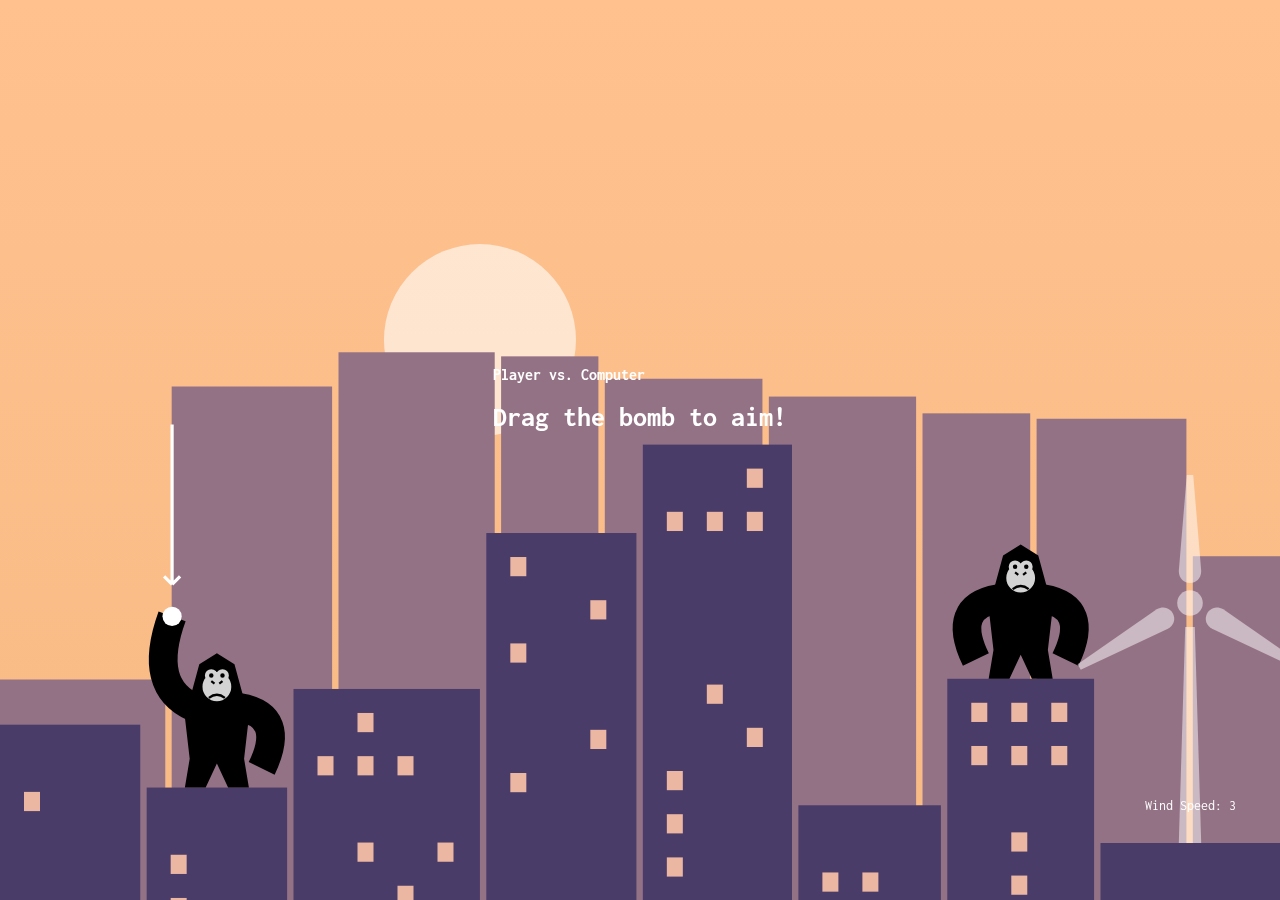
<file: gorillas/index.html>
<!DOCTYPE html>
<html lang="en">
  <head>
    <meta charset="utf-8" />
    <title>Gorillas</title>
    <link rel="stylesheet" href="index.css" />
    <script src="index.js" defer></script>
  </head>
  <body>
    <canvas id="game"></canvas>

    <svg width="200" height="250" id="windmill">
      <defs>
        <path id="arm" d="M -7 -20 C -7 -10 7 -10 7 -20 L 2 -80 L -2 -80" />
      </defs>
      <g transform="translate(100, 100)">
        <g id="windmill-head">
          <circle r="8"></circle>
          <use href="#arm" />
          <use href="#arm" transform="rotate(+120)" />
          <use href="#arm" transform="rotate(-120)" />
        </g>
      </g>
      <path
        transform="translate(100, 0)"
        d="M -7 250 L 7 250 L 3 115 L -3 115"
      ></path>
    </svg>

    <div id="wind-info">Wind Speed: <span id="wind-speed">0</span></div>

    <div id="info-left">
      <h3><span class="name">Player</span></h3>
      <p>Angle: <span class="angle">0</span>°</p>
      <p>Velocity: <span class="velocity">0</span></p>
    </div>

    <div id="info-right">
      <h3><span class="name">Computer</span></h3>
      <p>Angle: <span class="angle">0</span>°</p>
      <p>Velocity: <span class="velocity">0</span></p>
    </div>

    <div id="instructions">
      <h3 id="game-mode">Player vs. Computer</h3>
      <h1>Drag the bomb to aim!</h1>
    </div>

    <div id="bomb-grab-area"></div>

    <div id="congratulations">
      <h1><span id="winner">?</span> won!</h1>
      <div class="dropdown">
        <button class="dropbtn">New Game</button>
        <div class="dropdown-content">
          <a href="#" class="single-player">Single Player</a>
          <a href="#" class="two-players">Two-Player</a>
          <a href="#" class="auto-play">Autoplay</a>
        </div>
      </div>
    </div>

    <div id="settings">
      <div class="dropdown">
        <button class="dropbtn">New Game</button>
        <div class="dropdown-content">
          <a href="#" class="single-player">Single Player</a>
          <a href="#" class="two-players">Two-Players</a>
          <a href="#" class="auto-play">Autoplay</a>
        </div>
      </div>

      <button id="color-mode" style="color: black;   margin-right: 60px;">Dark Mode</button>

    <button id="fullscreen" onclick="toggleFullscreen()">
      <svg width="30" height="30">
        <path
          id="enter-fullscreen"
          stroke="white"
          stroke-width="3"
          fill="none"
          d="
            M 10, 2 L 2,2 L 2, 10
            M 20, 2 L 28,2 L 28, 10
            M 28, 20 L 28,28 L 20, 28
            M 10, 28 L 2,28 L 2, 20"
        />
        <path
          id="exit-fullscreen"
          stroke="transparent"
          stroke-width="3"
          fill="none"
          d="
            M 10, 2 L 10,10 L 2, 10
            M 20, 2 L 20,10 L 28, 10
            M 28, 20 L 20,20 L 20, 28
            M 10, 28 L 10,20 L 2, 20"
        />
      </svg>
    </button>
  </body>
</html>
</file>
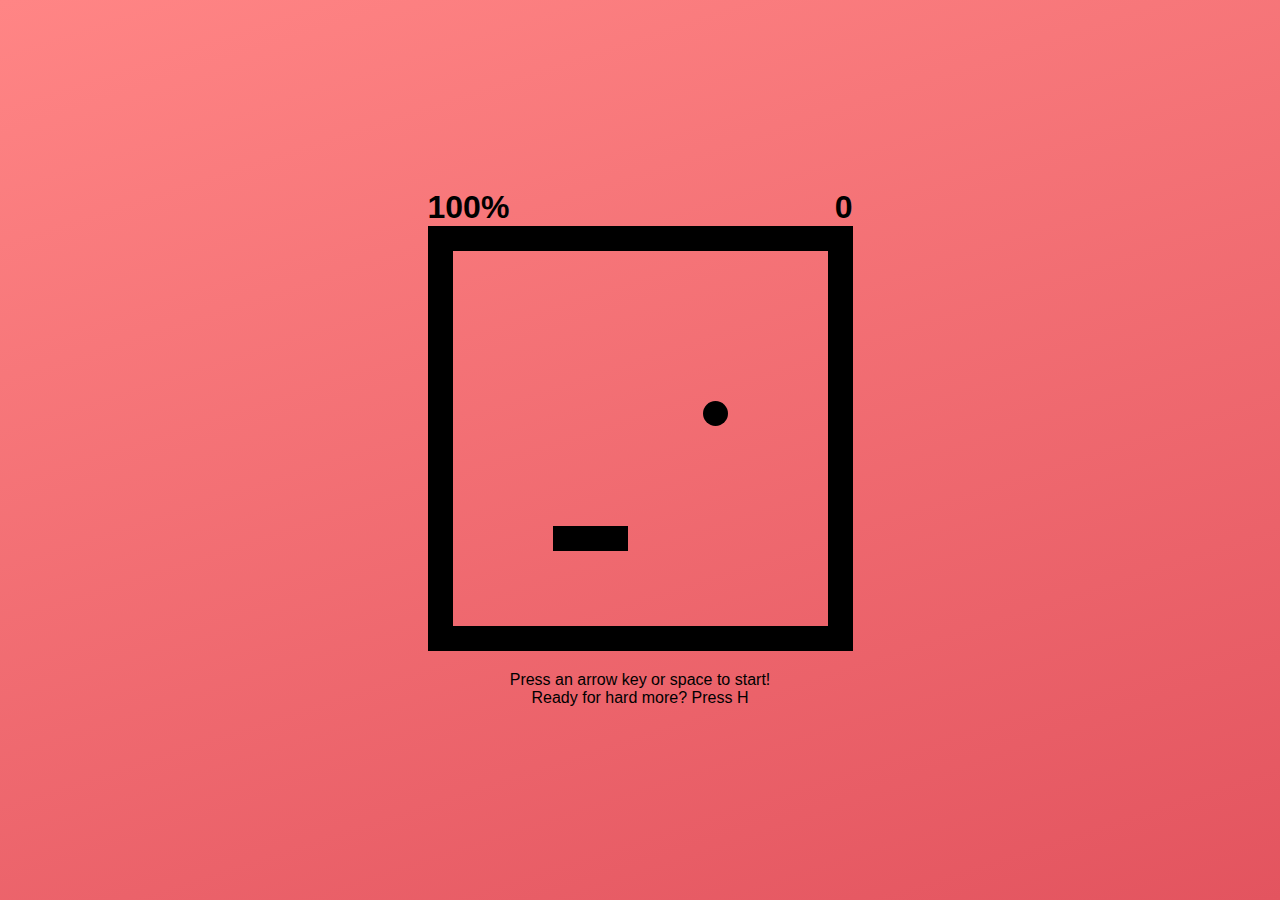
<file: snake/index.html>
<!DOCTYPE html>
<html lang="en">
<head>
  <meta charset="UTF-8">
  <meta name="viewport" content="width=device-width, initial-scale=1.0">
  <title>snake game</title>
  <link rel="stylesheet" href="style.css">
  <script src="index.js" defer></script>
</head>
<body>
<div class="container">
  <header>
    <div class="contrast">100%</div>
    <div class="score">0</div>
  </header>
  <div class="grid"></div>
  <footer>Press an arrow key or space to start!
    <div>Ready for hard more? Press H
  </footer>
</div>
</body>
</html>
</file>
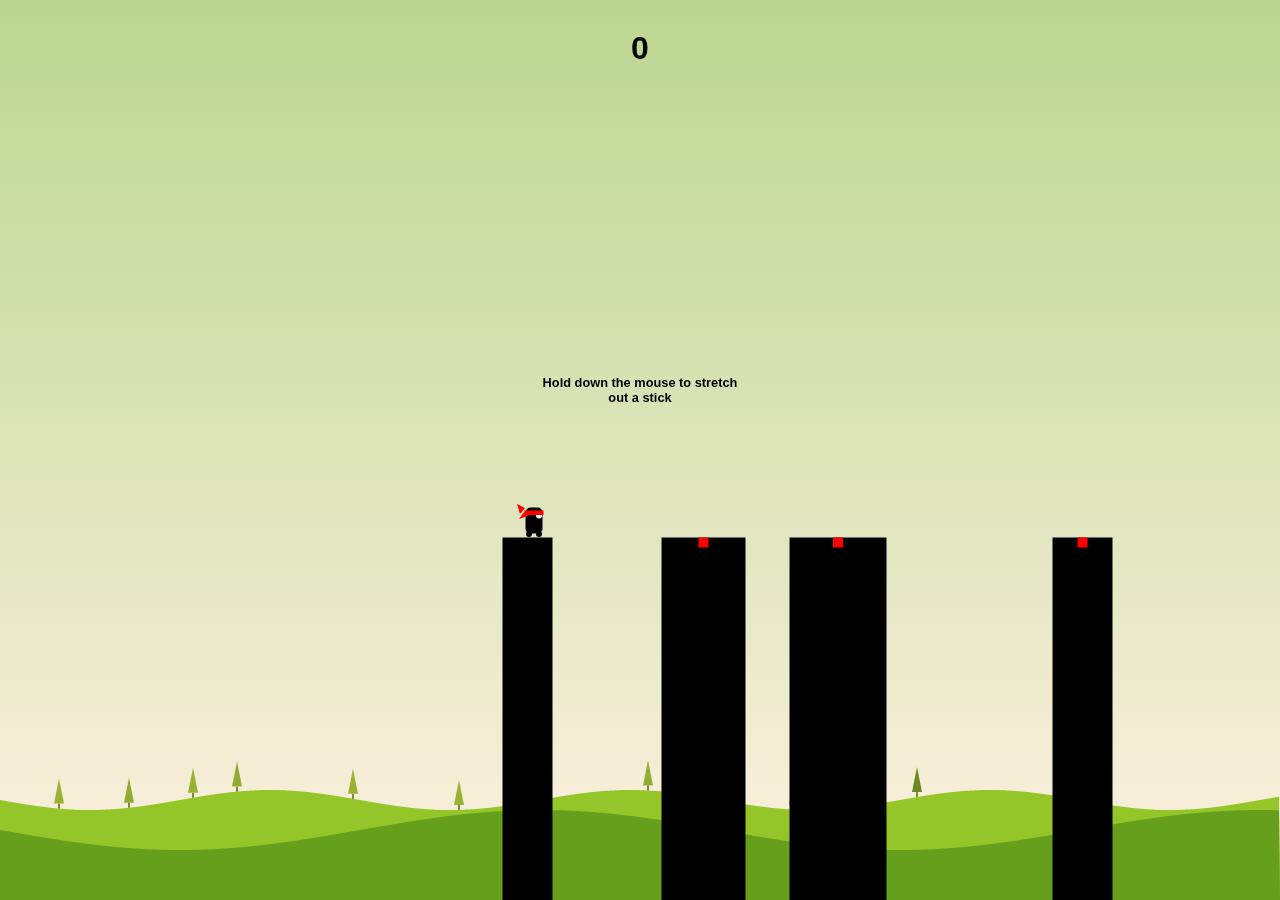
<file: Stick Hero game/index.html>
<!DOCTYPE html>
<html lang="en">
<head>
  <meta charset="UTF-8">
  <meta name="viewport" content="width=device-width, initial-scale=1.0">
  <link rel="stylesheet" href="style.css">
  <title>Stick Hero game</title>
</head>
<body>
  <div class="container">
    <div id="score"></div>
    <canvas id="game" width="375" height="375"></canvas>
    <div id="introduction">Hold down the mouse to stretch out a stick</div>
    <div id="perfect">DOUBLE SCORE</div>
    <button id="restart">RESTART</button>
  </div>
  <script src="script.js"></script>
</body>
</html>
</file>
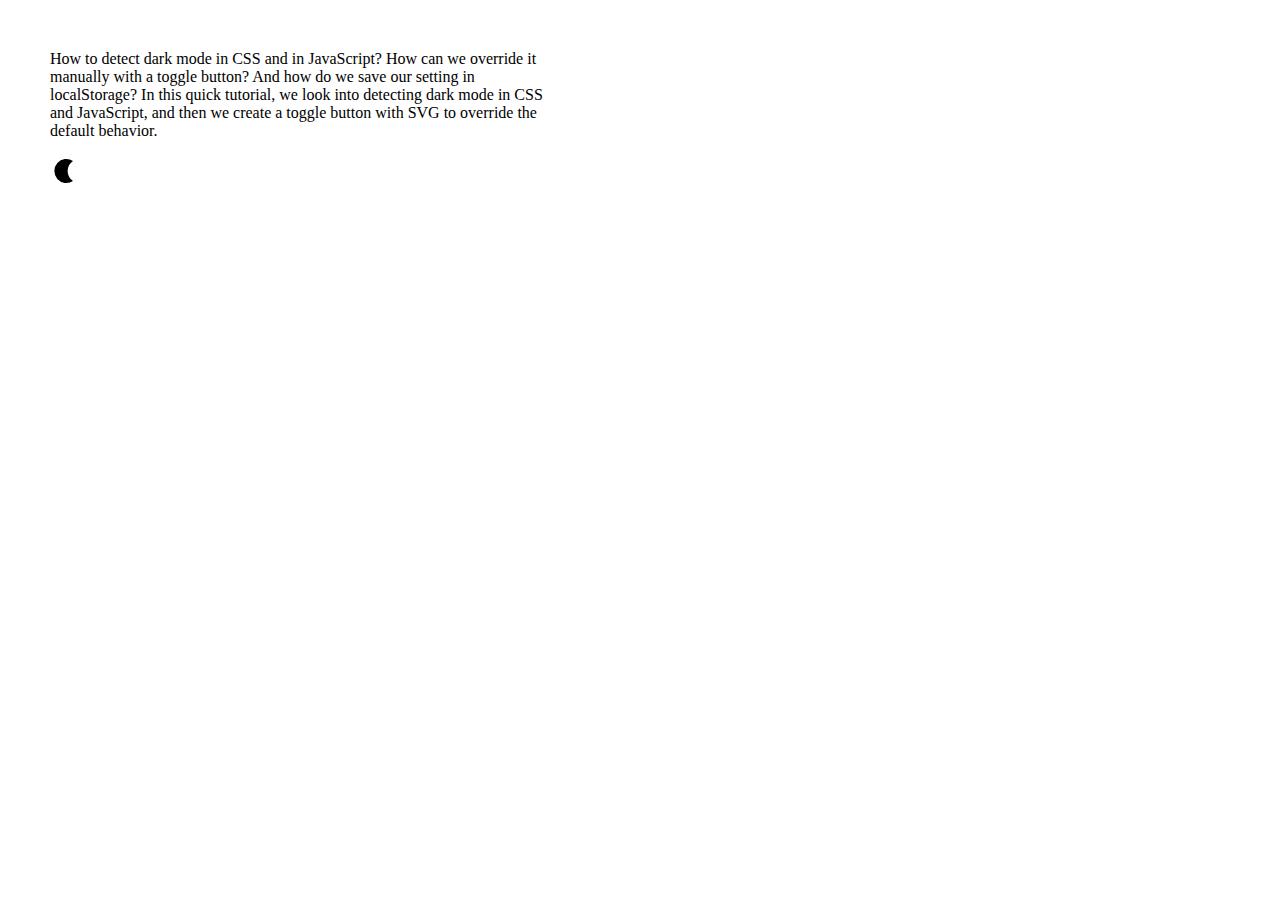
<file: gorillas/dark-mode/index.html>
<!DOCTYPE html>
<html lang="en">
  <head>
    <meta charset="utf-8" />
    <title>Dark Mode</title>
    <link rel="stylesheet" href="index.css" />
    <script src="index.js" defer></script>
  </head>

  <body>
    <p>
      How to detect dark mode in CSS and in JavaScript? How can we override it
      manually with a toggle button? And how do we save our setting in
      localStorage? In this quick tutorial, we look into detecting dark mode in
      CSS and JavaScript, and then we create a toggle button with SVG to
      override the default behavior.
    </p>

    <button onclick="toggleDarkMode()">
      <svg width="30" height="30" id="light-icon">
        <circle cx="15" cy="15" r="6" fill="currentColor" />

        <line
          id="ray"
          stroke="currentColor"
          stroke-width="2"
          stroke-linecap="round"
          x1="15"
          y1="1"
          x2="15"
          y2="4"
        ></line>

        <use href="#ray" transform="rotate(45 15 15)" />
        <use href="#ray" transform="rotate(90 15 15)" />
        <use href="#ray" transform="rotate(135 15 15)" />
        <use href="#ray" transform="rotate(180 15 15)" />
        <use href="#ray" transform="rotate(225 15 15)" />
        <use href="#ray" transform="rotate(270 15 15)" />
        <use href="#ray" transform="rotate(315 15 15)" />
      </svg>
      <svg width="30" height="30" id="dark-icon">
        <path
          fill="currentColor"
          d="
          M 23, 5
          A 12 12 0 1 0 23, 25
          A 12 12 0 0 1 23, 5"
        />
      </svg>
    </button>
  </body>
</html>
</file>
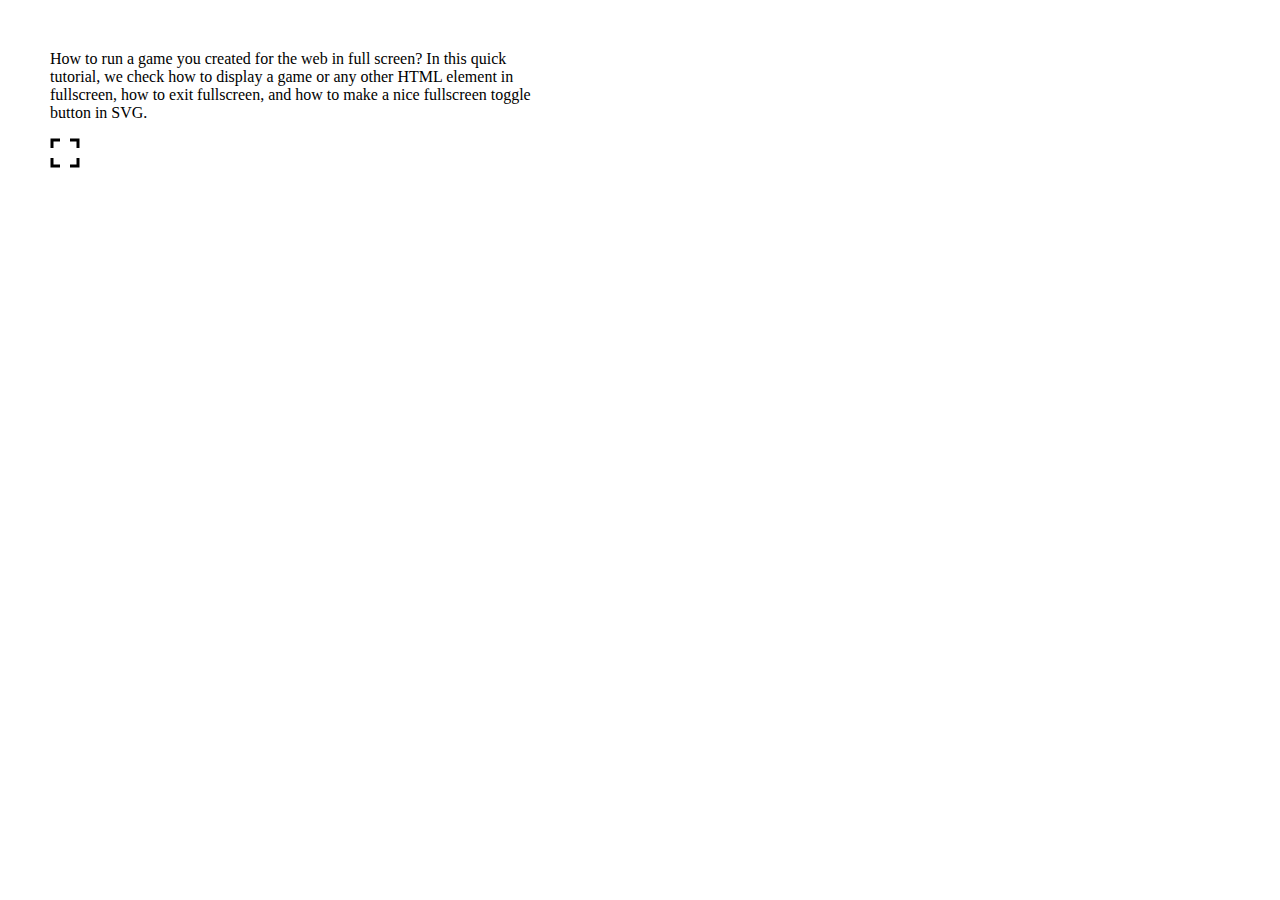
<file: gorillas/fullscreen/index.html>
<!DOCTYPE html>
<html lang="en">
  <head>
    <meta charset="utf-8" />
    <title>Fullscreen</title>
    <link rel="stylesheet" href="index.css" />
    <script src="index.js" defer></script>
  </head>

  <body>
    <p>
      How to run a game you created for the web in full screen? In this quick
      tutorial, we check how to display a game or any other HTML element in
      fullscreen, how to exit fullscreen, and how to make a nice fullscreen
      toggle button in SVG.
    </p>

    <button onclick="toggleFullscreen()">
      <svg width="30" height="30">
        <path
          id="enter-fullscreen"
          stroke="black"
          stroke-width="3"
          fill="none"
          d="
            M 10, 2 L 2,2 L 2, 10
            M 20, 2 L 28,2 L 28, 10
            M 28, 20 L 28,28 L 20, 28
            M 10, 28 L 2,28 L 2, 20"
        />
        <path
          id="exit-fullscreen"
          stroke="transparent"
          stroke-width="3"
          fill="none"
          d="
            M 10, 2 L 10,10 L 2, 10
            M 20, 2 L 20,10 L 28, 10
            M 28, 20 L 20,20 L 20, 28
            M 10, 28 L 10,20 L 2, 20"
        />
      </svg>
    </button>
  </body>
</html>
</file>
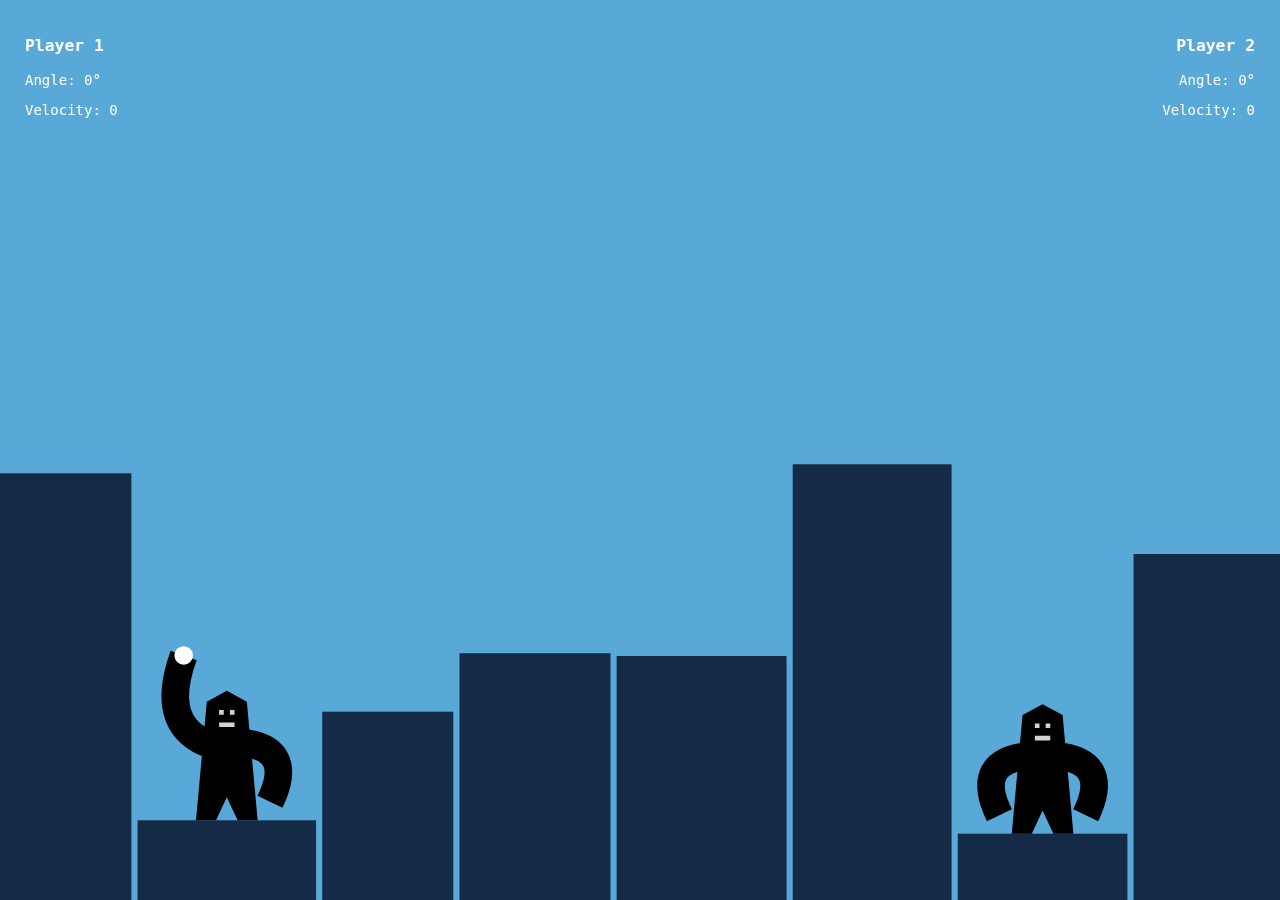
<file: gorillas/source-code-for-the-freeCodeCamp-article/index.html>
<!DOCTYPE html>
<html lang="en">
  <head>
    <meta charset="utf-8" />
    <title>Gorillas</title>
    <link rel="stylesheet" href="index.css" />
    <script src="index.js" defer></script>
  </head>

  <body>
    <canvas id="game"></canvas>

    <div id="info-left">
      <h3>Player 1</h3>
      <p>Angle: <span class="angle">0</span>°</p>
      <p>Velocity: <span class="velocity">0</span></p>
    </div>

    <div id="info-right">
      <h3>Player 2</h3>
      <p>Angle: <span class="angle">0</span>°</p>
      <p>Velocity: <span class="velocity">0</span></p>
    </div>

    <div id="bomb-grab-area"></div>

    <div id="congratulations">
      <h1><span id="winner">?</span> won!</h1>
      <button id="new-game">New Game</button>
    </div>
  </body>
</html>
</file>
<file: gorillas/index.css>
@import url("https://fonts.googleapis.com/css2?family=Inconsolata:wght@400;700&display=swap");

body {
  margin: 0;
  padding: 0;
  font-family: "Inconsolata", monospace;
  font-size: 14px;
  color: white;
  user-select: none;
  -webkit-user-select: none;

  display: flex;
  justify-content: center;
  align-items: center;
  height: 100%;
  overflow: hidden;
}

button {
  cursor: pointer;
  border: none;
  color: white;
  background: transparent;
  font-family: "Inconsolata", monospace;
  padding: 10px;
  font-size: 1em;
  border-radius: 10px;
  transition: transform 0.3s ease, background-color 1s ease; /* إضافة تأثير الانتقال */
}

button:hover {
  background-color: rgba(0, 0, 0, 0.453);
}

#info-left,
#info-right {
  position: absolute;
  top: 20px;
}

#info-left {
  left: 25px;
}

#info-right {
  right: 25px;
  text-align: right;
}

#bomb-grab-area {
  position: absolute;
  width: 30px;
  height: 30px;
  border-radius: 50%;
  background-color: transparent;
  cursor: grab;
}

#instructions,
#congratulations {
  position: absolute;
  transition: visibility 0s, opacity 0.5s linear;
}

@media (min-height: 535px) {
  #instructions {
    min-height: 200px;
  }
}

#congratulations {
  background-color: rgba(255, 255, 255, 0.9);
  color: black;
  padding: 50px 80px;
  opacity: 0;
  visibility: hidden;
  max-width: 300px;
  backdrop-filter: blur(5px);
}

#congratulations p a {
  color: inherit;
}

#congratulations button {
  border: 1px solid rgba(0, 0, 0, 0.9);
  color: inherit;
}

#settings {
  position: absolute;
  top: calc(20px + 16.385px - 10px);
  display: flex;
  align-items: center;
  gap: 10px;
  right: 11em;
}

#settings,
#info-left,
#info-right {
  opacity: 0;
  transition: opacity 3s;
}

@media (max-width: 450px) {
  #settings,
  #info-left,
  #info-right {
    opacity: 0;
  }
  #instructions {
    visibility: hidden;
  }
}

/* Basic CSS for the dropdown */
.dropdown {
  position: relative;
  display: inline-block;
}

.dropbtn:after {
  content: "▼";
  margin-left: 7px;
  font-size: 0.8em;
  vertical-align: text-top;
}

.dropdown-content {
  display: none;
  position: absolute;
  background-color: #f9f9f9;
  min-width: 120px;
  box-shadow: 0px 8px 16px 0px rgba(0, 0, 0, 0.2);
}

.dropdown-content a {
  color: black;
  padding: 12px 16px;
  text-decoration: none;
  display: block;
  white-space: nowrap;
  font-size: 0.9em;
}

.dropdown-content a:hover {
  background-color: #f1f1f1;
}

/* Show dropdown content when hovering over the button */
.dropdown:hover .dropdown-content {
  display: block;
}

#windmill {
  position: absolute;
  right: 0;
  fill: rgba(255, 255, 255, 0.5);
  transform-origin: bottom;
}

#windmill-head {
  animation-name: rotate;
  animation-duration: 4s;
  animation-iteration-count: infinite;
  animation-timing-function: linear;
}

@keyframes rotate {
  from {
    transform: rotate(0deg);
  }
  to {
    transform: rotate(360deg);
  }
}

#wind-info {
  position: absolute;
  width: 100px;
  text-align: center;
  margin-bottom: 30px;
}

/** Youtube logo by https://codepen.io/alvaromontoro */
#youtube {
  z-index: 2;
  display: block;
  width: 30px;
  height: 21px;
  background: red;
  position: relative;
  border-radius: 50% / 11%;
  transition: transform 0.5s;
  color: black;
}

#youtube:hover,
#youtube:focus {
  transform: scale(1.2);
}

#youtube::before {
  content: "";
  display: block;
  position: absolute;
  top: 7.5%;
  left: -6%;
  width: 112%;
  height: 85%;
  background: red;
  border-radius: 9% / 50%;
}

#youtube::after {
  content: "";
  display: block;
  position: absolute;
  top: 6px;
  left: 11px;
  width: 15px;
  height: 10px;
  border: 5px solid transparent;
  box-sizing: border-box;
  border-left: 10px solid white;
}

#youtube span {
  font-size: 0;
  position: absolute;
  width: 0;
  height: 0;
  overflow: hidden;
}

#youtube-card {
  display: none;
}

#youtube:hover + #youtube-card {
  color: black;
  display: block;
  position: absolute;
  top: -20px;
  right: -20px;
  padding: 25px 60px 25px 25px;
  width: 200px;
  background-color: white;
}

#fullscreen {
  all: unset;
  cursor: pointer;
  position: absolute;
  right: 10px;
  bottom: 10px;
}
</file>
<file: snake/style.css>
html,
body {
  height: 100%;
  margin: 0;
}

body {
  --size: 15px;
  --color: black;
  font-family: "Segoe UI", Tahoma, Geneva, Verdana, sans-serif;
  color: var(--color);
  background-color: #ff8585;
  background: linear-gradient(
    162deg,
    rgba(255, 133, 133, 1) 0%,
    rgba(227, 84, 95, 1) 100%
  );
}

footer {
  font-size: 0.8em;
}

@media (min-height: 425px) {
  body {
    --size: 25px;
  }

  footer {
    height: 40px;
    font-size: 1em;
  }
}

.container {
  display: flex;
  flex-direction: column;
  justify-content: center;
  align-items: center;
  height: 100%;
}

header {
  display: flex;
  justify-content: space-between;
  width: calc(var(--size) * 17);
  font-size: 2em;
  font-weight: 900;
}

.grid {
  display: grid;
  grid-template-columns: repeat(15, auto);
  grid-template-rows: repeat(15, auto);
  border: var(--size) solid var(--color);
}
.tile {
  position: relative;
  width: var(--size);
  height: var(--size);
}
.content {
  position: absolute;
  width: 100%;
  height: 100%;
}

footer {
  margin-top: 20px;
  max-width: calc(var(--size) * 17);
  text-align: center;
}

footer a:visited {
  color: inherit;
}

#youtube,
#youtube-card {
  display: none;
}

@media (min-height: 425px) {
  /** Youtube logo by https://codepen.io/alvaromontoro */
  #youtube {
    z-index: 2;
    display: block;
    width: 100px;
    height: 70px;
    position: absolute;
    bottom: 20px;
    right: 20px;
    background: white;
    border-radius: 50% / 11%;
    transform: scale(0.8);
    transition: transform 0.5s;
  }

  #youtube:hover,
  #youtube:focus {
    transform: scale(0.9);
    background: red;
  }

  #youtube::before {
    content: "";
    display: block;
    position: absolute;
    top: 7.5%;
    left: -6%;
    width: 112%;
    height: 85%;
    background: white;
    border-radius: 9% / 50%;
  }

  #youtube:hover::before,
  #youtube:focus::before {
    background: red;
  }

  #youtube::after {
    content: "";
    display: block;
    position: absolute;
    top: 20px;
    left: 40px;
    width: 45px;
    height: 30px;
    border: 15px solid transparent;
    box-sizing: border-box;
    border-left: 30px solid #ff8585;
  }

  #youtube:hover::after,
  #youtube:focus::after {
    border-left: 30px solid white;
  }

  #youtube span {
    font-size: 0;
    position: absolute;
    width: 0;
    height: 0;
    overflow: hidden;
  }

  #youtube:hover + #youtube-card {
    display: block;
    position: absolute;
    bottom: 12px;
    right: 10px;
    padding: 25px 130px 25px 25px;
    width: 300px;
    background-color: white;
  }
}
</file>
<file: Stick Hero game/style.css>
html,
body {
  height: 100%;
  margin: 0;
}

body {
  font-family: "Segoe UI", Tahoma, Geneva, Verdana, sans-serif;
  cursor: pointer;
}

.container {
  display: flex;
  justify-content: center;
  align-items: center;
  height: 100%;
}

#score {
  position: absolute;
  top: 30px;
  right: 50;
  font-size: 2em;
  font-weight: 900;
}

#introduction {
  width: 200px;
  height: 150px;
  position: absolute;
  font-weight: 600;
  font-size: 0.8em;
  font-family: "Segoe UI", Tahoma, Geneva, Verdana, sans-serif;
  text-align: center;
  transition: opacity 2s;
}

#restart {
  width: 120px;
  height: 120px;
  position: absolute;
  border-radius: 50%;
  color: rgb(255, 255, 255);
  background-color: rgb(0, 0, 0);
  border: rgb(255, 255, 255) 2px solid ;
  font-weight: 700;
  font-size: 1.2em;
  font-family: "Segoe UI", Tahoma, Geneva, Verdana, sans-serif;
  display: none;
  cursor: pointer;
  box-shadow:black 0px 0px 20px 20px; ;
}
#restart:hover {
  box-shadow:none; 
  transition: transform 0.3s ease, box-shadow 1s ease; /* إضافة تأثير الانتقال */
}
#perfect {
  position: absolute;
  opacity: 0;
  transition: opacity 2s;
}

#youtube,
#youtube-card {
  display: none;
}

@media (min-height: 425px) {
  /** Youtube logo by https://codepen.io/alvaromontoro */
  #youtube {
    z-index: 2;
    display: block;
    width: 100px;
    height: 70px;
    position: absolute;
    bottom: 20px;
    left: 20px;
    background: red;
    border-radius: 50% / 11%;
    transform: scale(0.8);
    transition: transform 0.5s;
  }

  #youtube:hover,
  #youtube:focus {
    transform: scale(0.9);
  }

  #youtube::before {
    content: "";
    display: block;
    position: absolute;
    top: 7.5%;
    left: -6%;
    width: 112%;
    height: 85%;
    background: red;
    border-radius: 9% / 50%;
  }

  #youtube::after {
    content: "";
    display: block;
    position: absolute;
    top: 20px;
    left: 40px;
    width: 45px;
    height: 30px;
    border: 15px solid transparent;
    box-sizing: border-box;
    border-left: 30px solid white;
  }

  #youtube span {
    font-size: 0;
    position: absolute;
    width: 0;
    height: 0;
    overflow: hidden;
  }

  #youtube:hover + #youtube-card {
    display: block;
    position: absolute;
    bottom: 12px;
    left: 10px;
    padding: 25px 25px 25px 130px;
    width: 300px;
    background-color: white;
  }
}
</file>
<file: gorillas/dark-mode/index.css>
body {
  font-family: Montserrat;
  margin: 50px;
  max-width: 500px;
}

button {
  all: unset;
  cursor: pointer;
}

.dark-mode {
  background-color: black;
  color: white;
}

/*
@media (prefers-color-scheme: dark) {
  body {
    background-color: black;
    color: white;
  }
}
*/
</file>
<file: gorillas/fullscreen/index.css>
body {
  font-family: Montserrat;
  margin: 50px;
  max-width: 500px;
}

button {
  all: unset;
  cursor: pointer;
}

@media (display-mode: fullscreen) {
  body {
    background-color: #f9bb86;
    font-size: 1.2em;
  }
}
</file>
<file: gorillas/source-code-for-the-freeCodeCamp-article/index.css>
body {
  margin: 0;
  padding: 0;

  font-family: monospace;
  font-size: 14px;
  color: white;
  user-select: none;
  -webkit-user-select: none;

  display: flex;
  justify-content: center;
  align-items: center;
}

#info-left {
  position: absolute;
  top: 20px;
  left: 25px;
}

#info-right {
  position: absolute;
  top: 20px;
  right: 25px;
  text-align: right;
}

#bomb-grab-area {
  position: absolute;
  width: 30px;
  height: 30px;
  border-radius: 50%;
  background-color: transparent;
  cursor: grab;
}

#congratulations {
  position: absolute;
  visibility: hidden;
}
</file>
